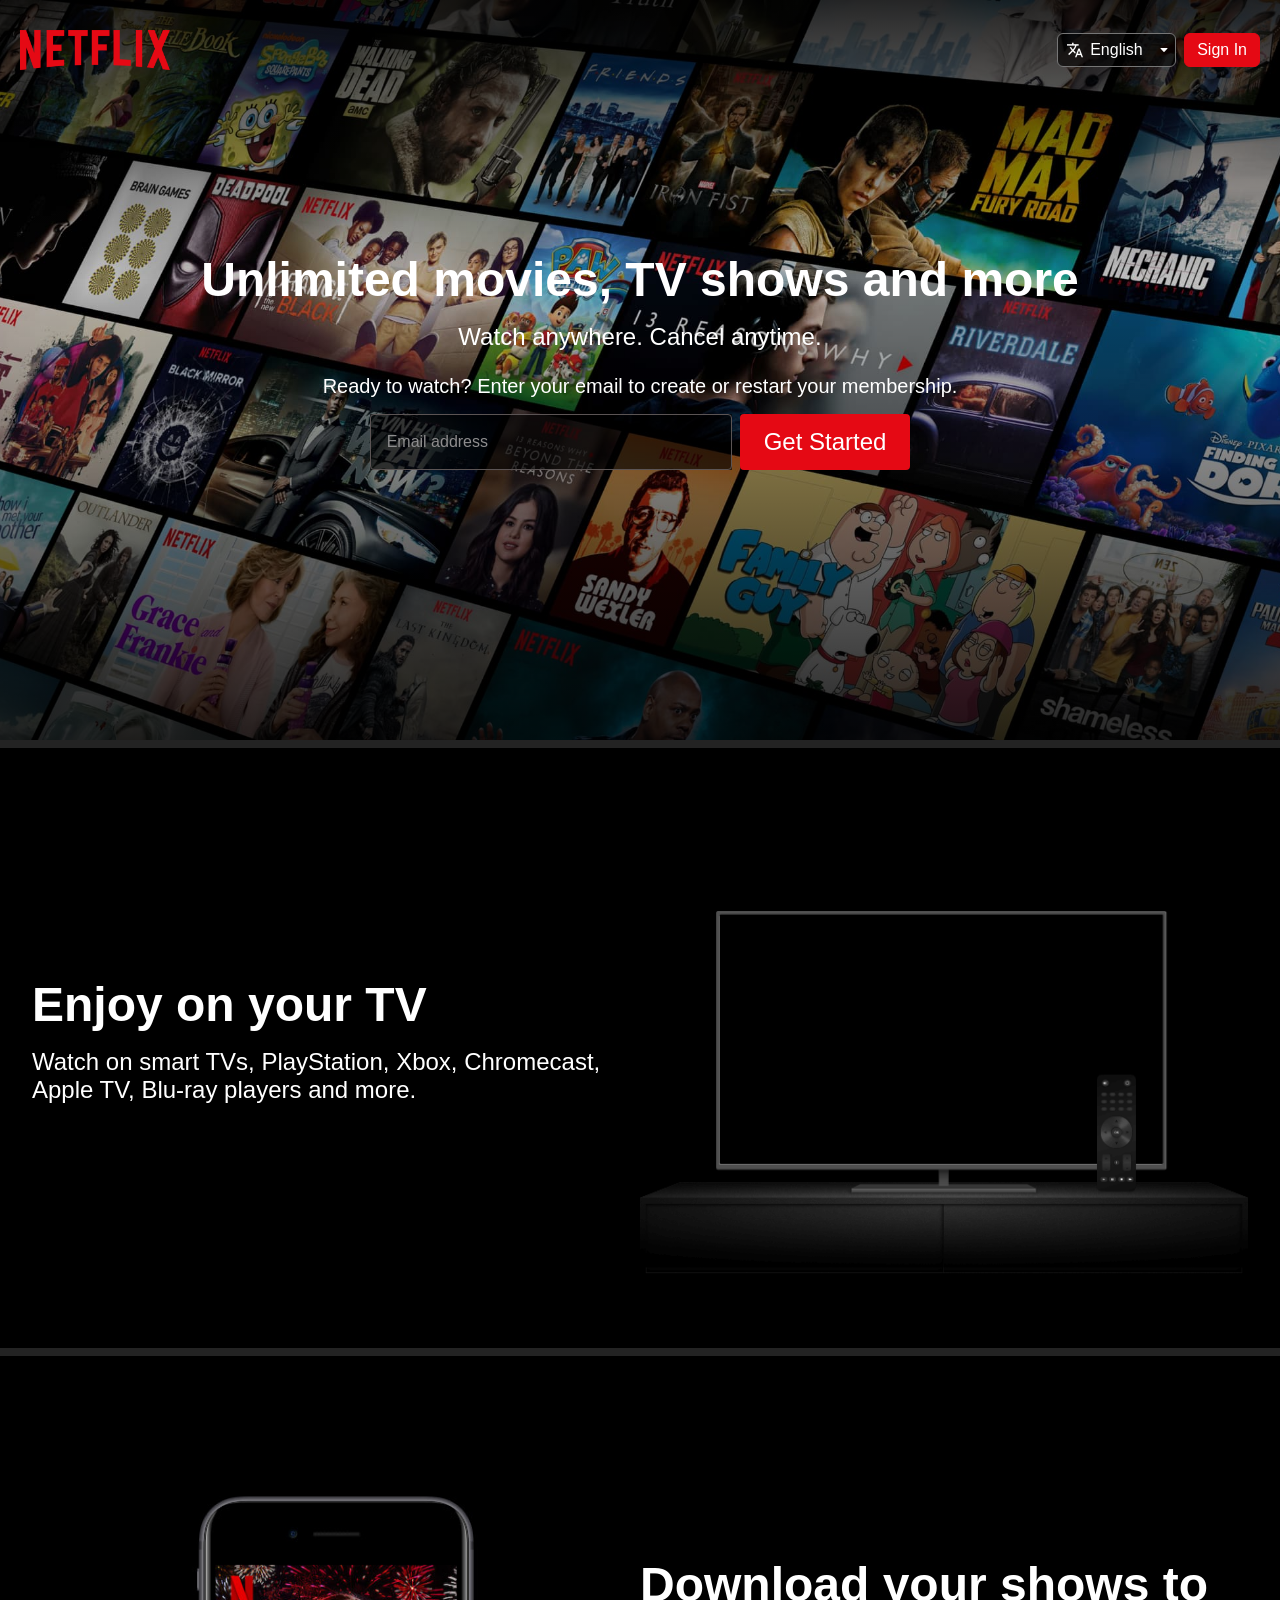
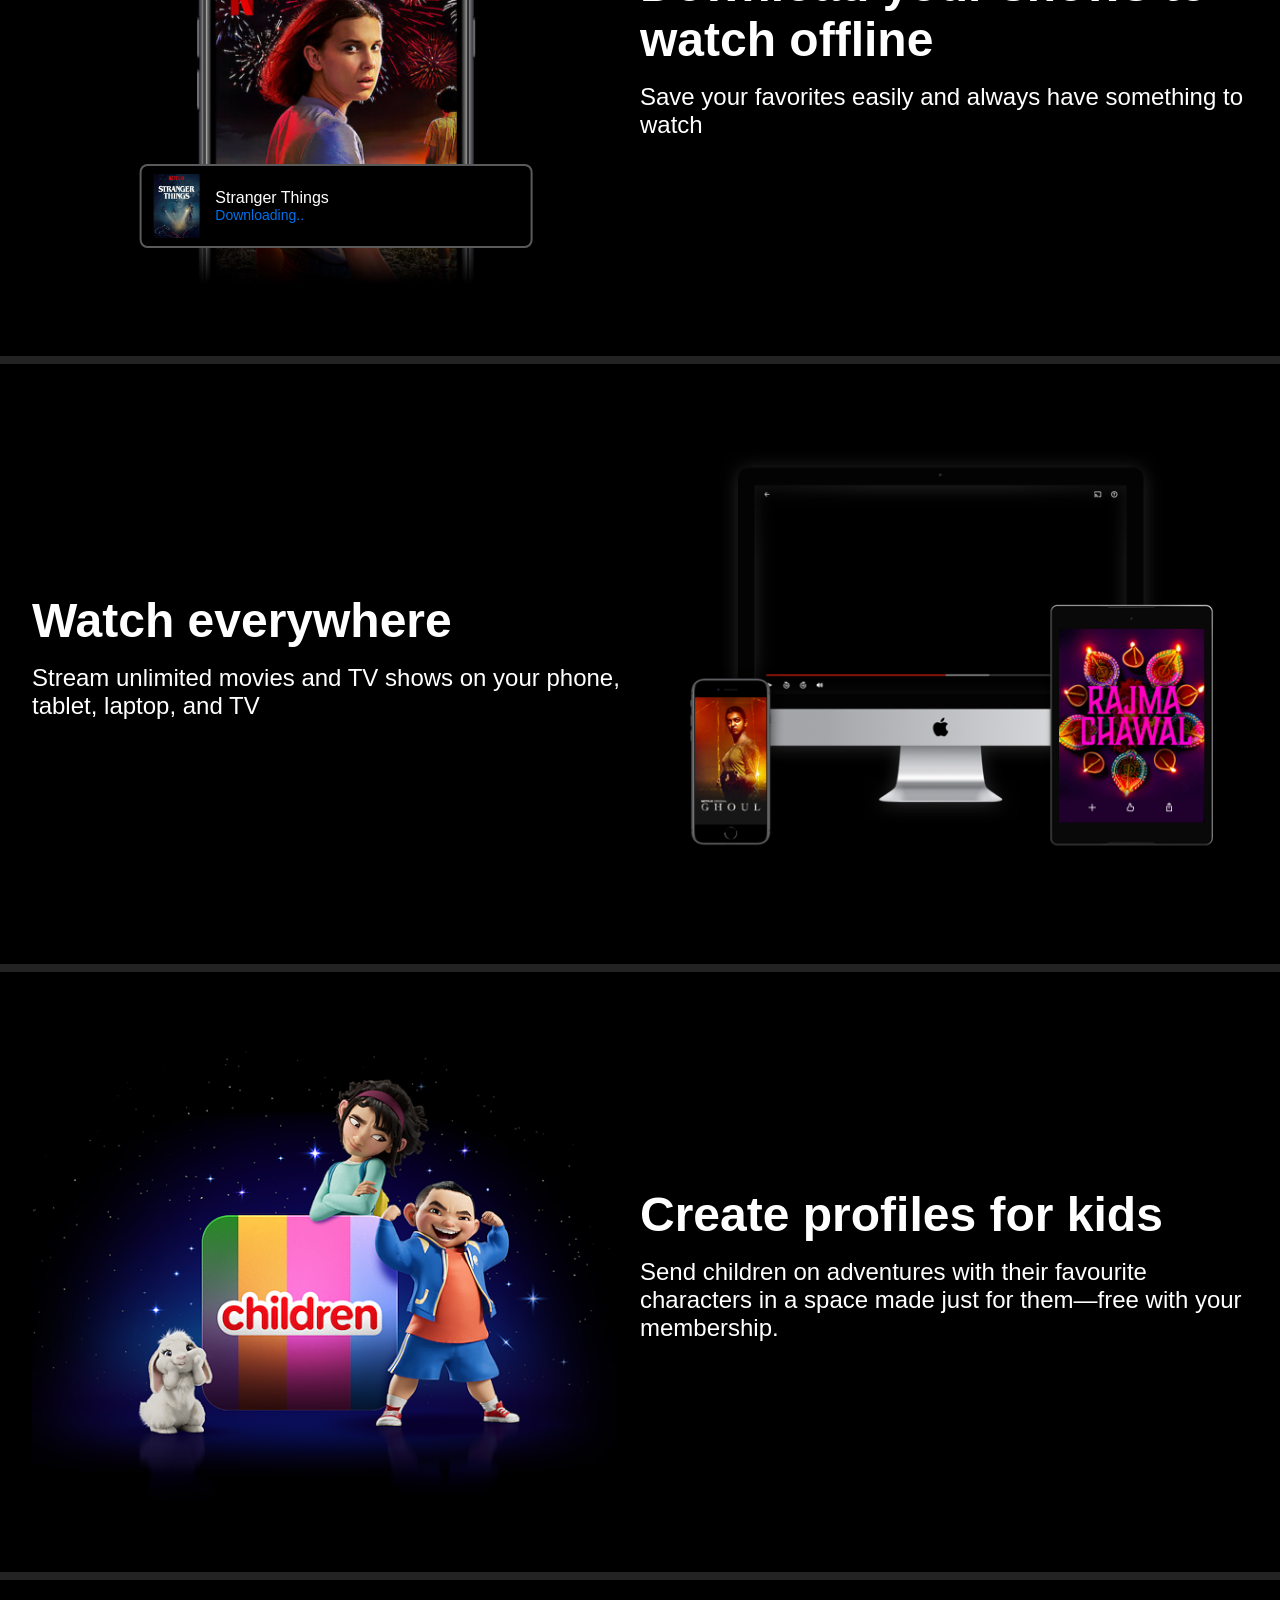
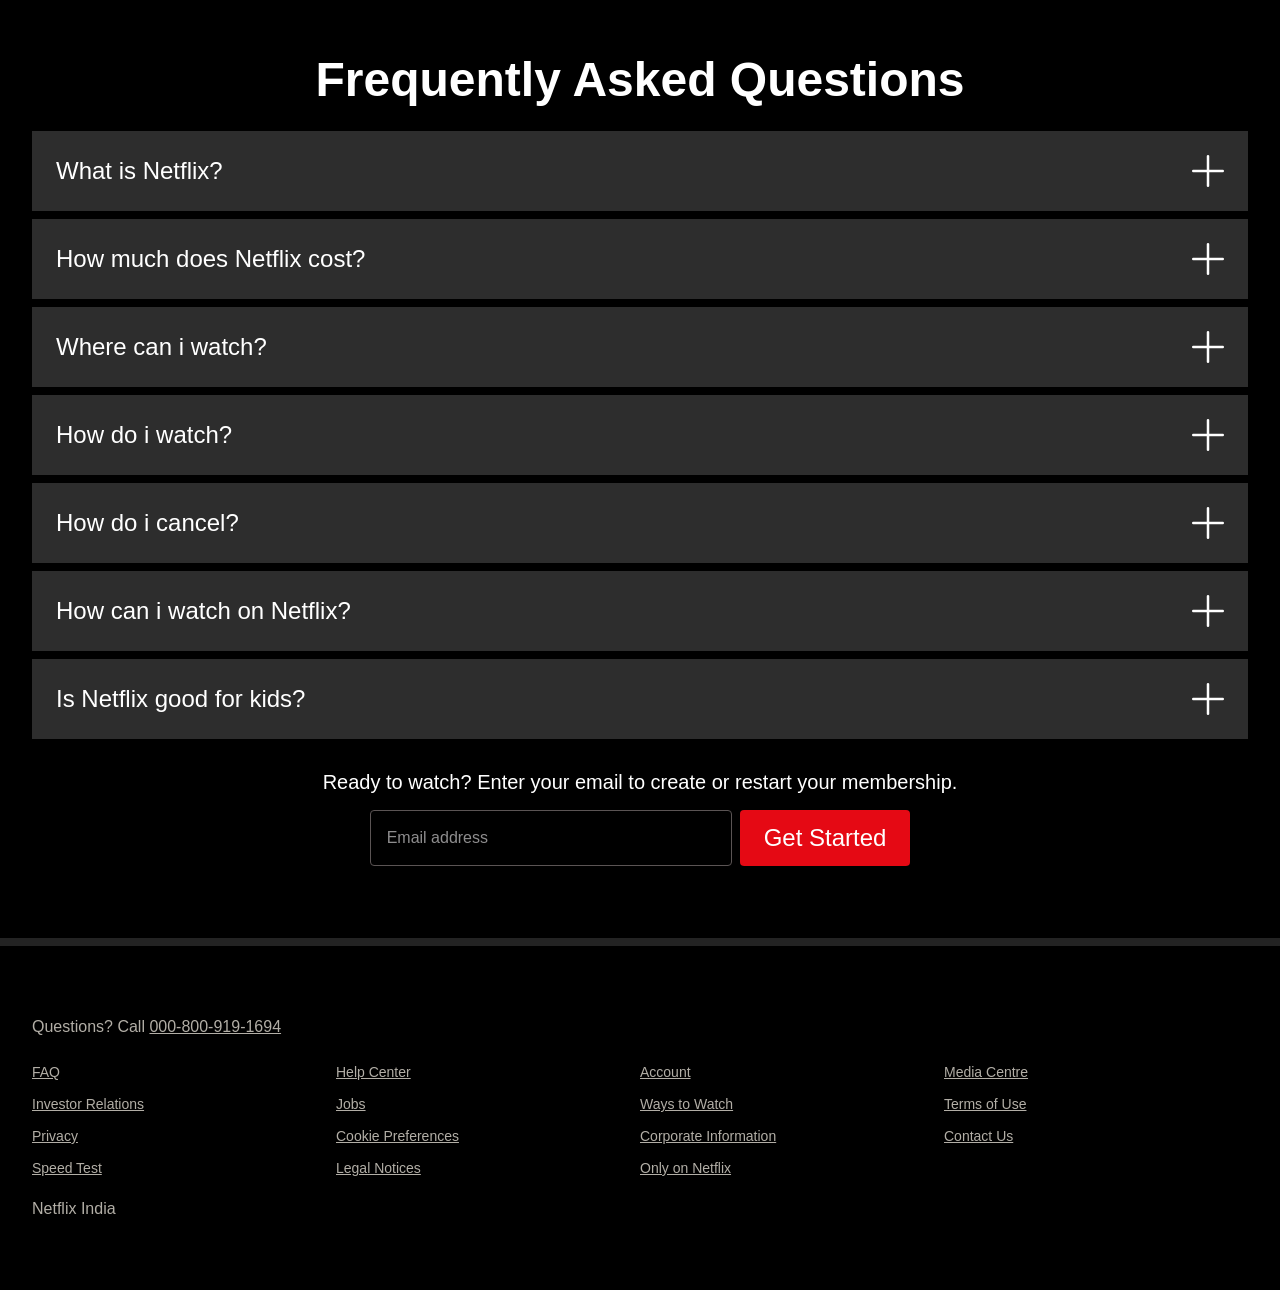
<file: index.html>
<!DOCTYPE html>
<html lang="en">

<head>
  <meta charset="UTF-8">
  <meta name="viewport" content="width=device-width, initial-scale=1.0">
  <title>Netflix India - Watch TV Shows Online, Watch Movies Online</title>
  <link rel="stylesheet" href="css/style.css">
</head>

<body>
  <div id="home">
    <header>
      <div>
        <img src="images/icons/netflix.png">
      </div>
      <form>
        <div>
          <select name="language">
            <option value="english">English</option>
            <option value="hindi">हिंदी</option>
          </select>
        </div>
        <div>
          <button>Sign In</button>
        </div>
      </form>
    </header>
    <section>
      <p>Unlimited movies, TV shows and more</p>
      <p>Watch anywhere. Cancel anytime.</p>
      <form action="#">
        <p>Ready to watch? Enter your email to create or restart your membership.</p>
        <div>
          <div>
            <div>Email address</div>
            <input type="email">
          </div>
          <div>
            <input type="submit" value="Get Started">
          </div>
        </div>
      </form>
    </section>
  </div>
  <div id="TV">
    <div>
      <main>
        <h2>Enjoy on your TV</h2>
        <p>Watch on smart TVs, PlayStation, Xbox, Chromecast, Apple TV, Blu-ray players and more.</p>
      </main>
      <div>
        <video autoplay muted loop>
          <source src="videos/video-tv-in-0819.m4v" type="video/mp4">
        </video>
        <img src="images/background/tv.png" alt="">
      </div>
    </div>
  </div>
  <div id="mobile">
    <div>
      <div>
        <img src="images/background/mobile-0819.jpg" alt="">
        <div>
          <img src="images/background/boxshot.png" alt="">
          <div>
            <h2>Stranger Things</h2>
            <p>Downloading..</p>
          </div>
        </div>
      </div>
      <main>
        <h2>Download your shows to watch offline</h2>
        <p>Save your favorites easily and always have something to watch</p>
      </main>
    </div>
  </div>
  <div id="watch">
    <div>
      <main>
        <h2>Watch everywhere</h2>
        <p>Stream unlimited movies and TV shows on your phone, tablet, laptop, and TV</p>
      </main>
      <div>
        <video autoplay muted loop>
          <source src="videos/video-devices-in.m4v" type="video/mp4">
        </video>
        <img src="images/background/device-pile-in.png" alt="">
      </div>
    </div>
  </div>
  <div id="kids">
    <div>
      <div>
        <img src="images/background/children.png">
      </div>
      <main>
        <h2>Create profiles for kids</h2>
        <p>Send children on adventures with their favourite characters in a space made just for them—free with your
          membership.</p>
      </main>
    </div>
  </div>
  <div id="FAQ">
    <div>
      <h1>Frequently Asked Questions</h1>
      <ul>
        <li>
          <div>
            <h2>What is Netflix?</h2>
            <img src="images/icons/plus.png" alt="">
          </div>
          <div class="hidden">
            <p>Netflix is a streaming service that offers a wide variety of award-winning TV shows, movies, anime,
              documentaries and more - on thousands of internet-connected devices.</p>
            <p>You can watch as much as you want, whenever you want, without a single ad - all for one low monthly
              price. There's always something new to discover, and new TV shows and movies are added every week!</p>
          </div>
        </li>
        <li>
          <div>
            <h2>How much does Netflix cost?</h2>
            <img src="images/icons/plus.png" alt="">
          </div>
          <div class="hidden">
            <p>Watch Netflix on your smartphone, tablet, Smart TV, laptop, or streaming device, all for one fixed
              monthly fee. Plans range from ₹149 to ₹649 a month. No extra costs, no contracts.</p>
          </div>
        </li>
        <li>
          <div>
            <h2>Where can i watch?</h2>
            <img src="images/icons/plus.png" alt="">
          </div>
          <div class="hidden">
            <p>Watch anywhere, anytime. Sign in with your Netflix account to watch instantly on the web at netflix.com
              from your personal computer or on any internet-connected device that offers the Netflix app, including
              smart TVs, smartphones, tablets, streaming media players and game consoles.</p>
            <p>You can also download your favourite shows with the iOS or Android app. Use downloads to watch while
              you're on the go and without an internet connection. Take Netflix with you anywhere.</p>
          </div>
        </li>
        <li>
          <div>
            <h2>How do i watch?</h2>
            <img src="images/icons/plus.png" alt="">
          </div>
          <div class="hidden">
            <p>Netflix is flexible. There are no annoying contracts and no commitments. You can easily cancel your
              account online in two clicks. There are no cancellation fees – start or stop your account anytime.</p>
          </div>
        </li>
        <li>
          <div>
            <h2>How do i cancel?</h2>
            <img src="images/icons/plus.png" alt="">
          </div>
          <div class="hidden">
            <p>Netflix has an extensive library of feature films, documentaries, TV shows, anime, award-winning Netflix
              originals, and more. Watch as much as you want, anytime you want.</p>
          </div>
        </li>
        <li>
          <div>
            <h2>How can i watch on Netflix?</h2>
            <img src="images/icons/plus.png" alt="">
          </div>
          <div class="hidden">
            <p>Netflix has an extensive library of feature films, documentaries, TV shows, anime, award-winning Netflix
              originals, and more. Watch as much as you want, anytime you want.</p>
          </div>
        </li>
        <li>
          <div>
            <h2>Is Netflix good for kids?</h2>
            <img src="images/icons/plus.png" alt="">
          </div>
          <div class="hidden">
            <p>The Netflix Kids experience is included in your membership to give parents control while kids enjoy
              family-friendly TV shows and films in their own space.</p>
            <p>Kids profiles come with PIN-protected parental controls that let you restrict the maturity rating of
              content kids can watch and block specific titles you don’t want kids to see.</p>
            <p></p>
          </div>
        </li>
      </ul>
      <form action="">
        <div>
          <h2>Ready to watch? Enter your email to create or restart your membership.</h2>
          <div>
            <div>
              <div>Email address</div>
              <input type="email">
            </div>
            <div>
              <input type="submit" value="Get Started">
            </div>
          </div>
        </div>
      </form>
    </div>
  </div>
  <div id="end-page">
    <div>
      <p>Questions? Call <a href="#">000-800-919-1694</a></p>
      <div>
        <a href="#">FAQ</a>
        <a href="#">Help Center</a>
        <a href="#">Account</a>
        <a href="#">Media Centre</a>
        <a href="#">Investor Relations</a>
        <a href="#">Jobs</a>
        <a href="#">Ways to Watch</a>
        <a href="#">Terms of Use</a>
        <a href="#">Privacy</a>
        <a href="#">Cookie Preferences</a>
        <a href="#">Corporate Information</a>
        <a href="#">Contact Us</a>
        <a href="#">Speed Test</a>
        <a href="#">Legal Notices</a>
        <a href="#">Only on Netflix</a>
      </div>
      <p>Netflix India</p>
    </div>
  </div>
  <script src="javascript/script.js"></script>
</body>

</html>
</file>
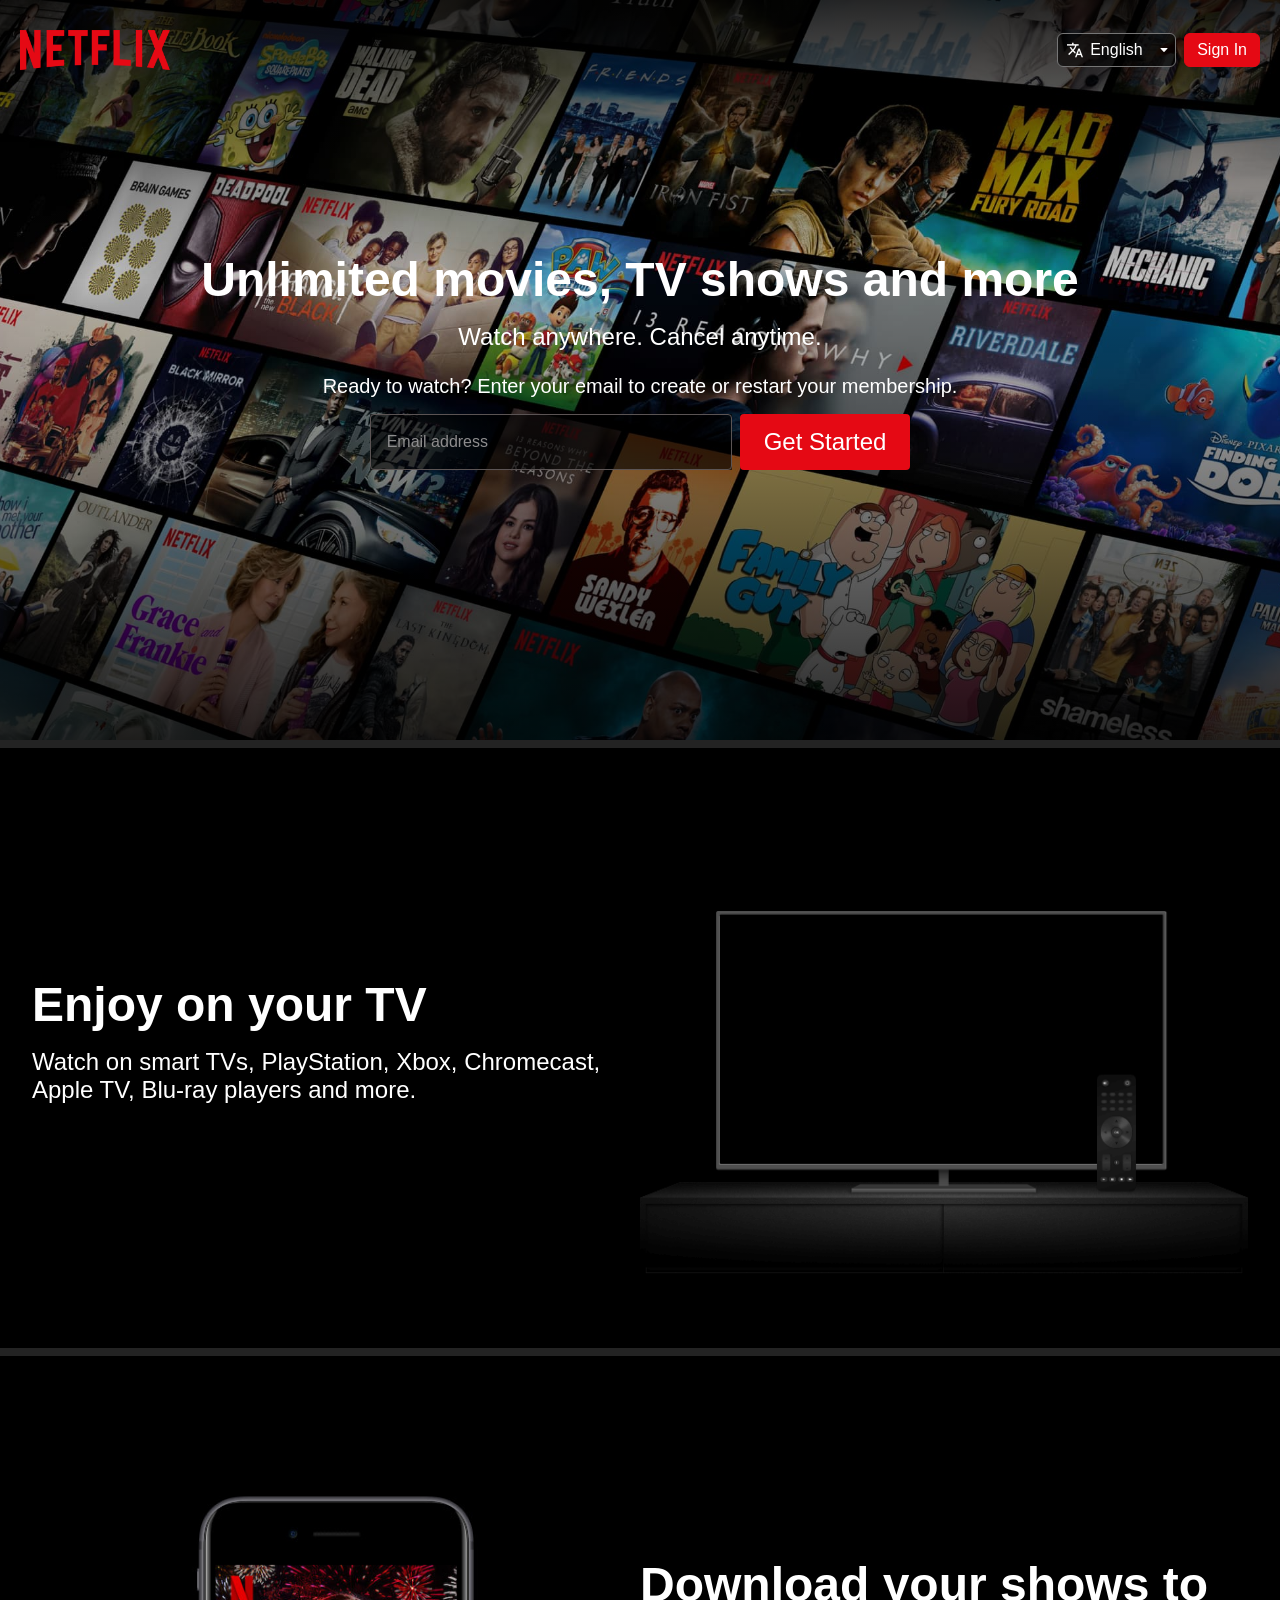
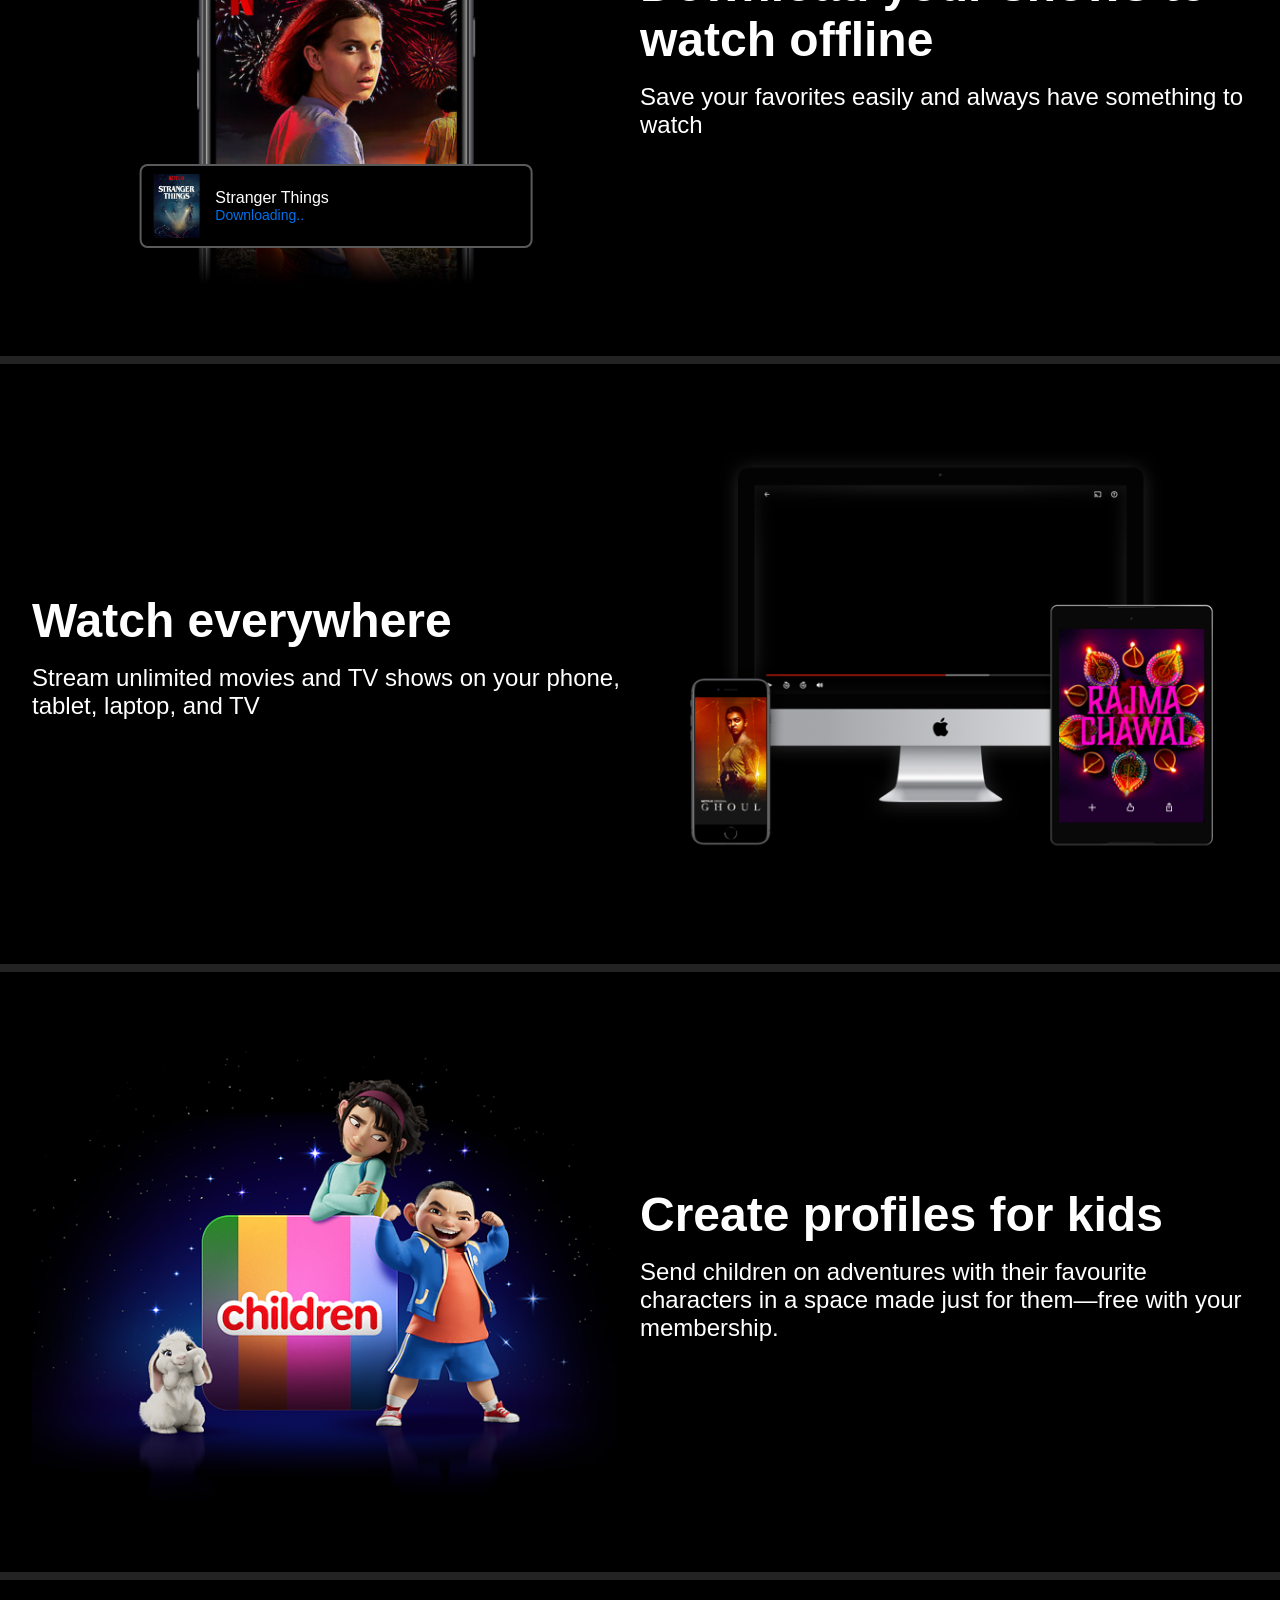
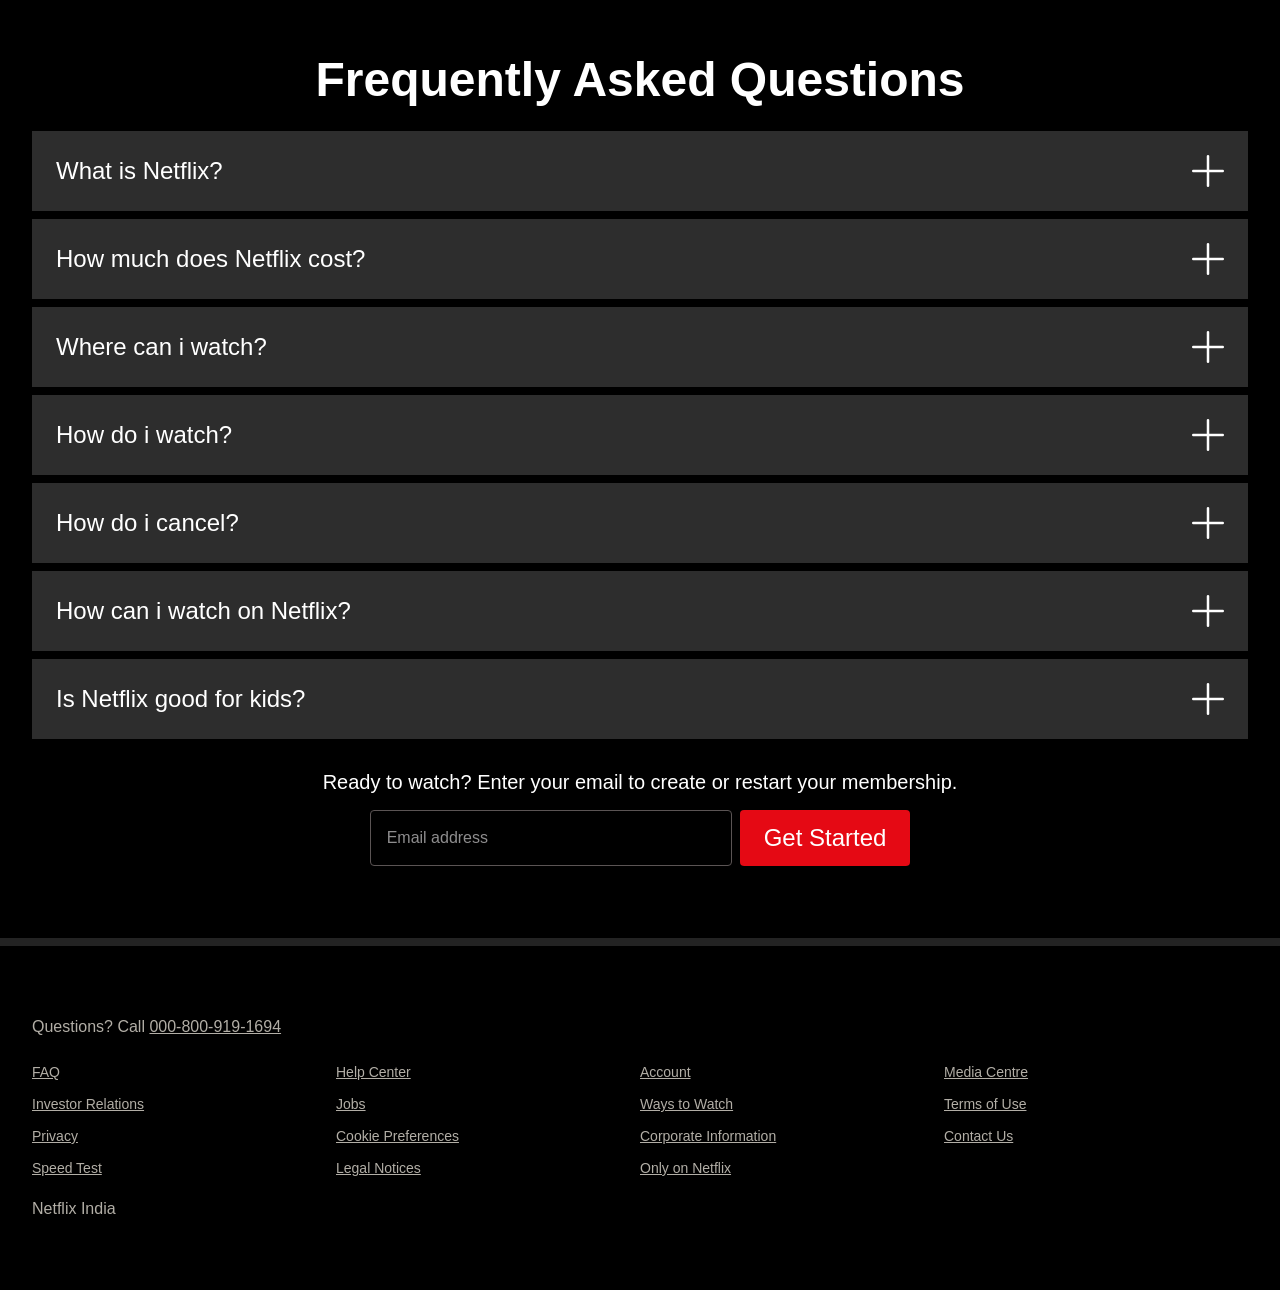
<file: html/index.html>
<!DOCTYPE html>
<html lang="en">

<head>
  <meta charset="UTF-8">
  <meta name="viewport" content="width=device-width, initial-scale=1.0">
  <title>Netflix India - Watch TV Shows Online, Watch Movies Online</title>
  <link rel="stylesheet" href="/css/style.css">
</head>

<body>
  <div id="home">
    <header>
      <div>
        <img src="/images/icons/netflix.png">
      </div>
      <form>
        <div>
          <select name="language">
            <option value="english">English</option>
            <option value="hindi">हिंदी</option>
          </select>
        </div>
        <div>
          <button>Sign In</button>
        </div>
      </form>
    </header>
    <section>
      <p>Unlimited movies, TV shows and more</p>
      <p>Watch anywhere. Cancel anytime.</p>
      <form action="#">
        <p>Ready to watch? Enter your email to create or restart your membership.</p>
        <div>
          <div>
            <div>Email address</div>
            <input type="email">
          </div>
          <div>
            <input type="submit" value="Get Started">
          </div>
        </div>
      </form>
    </section>
  </div>
  <div id="TV">
    <div>
      <main>
        <h2>Enjoy on your TV</h2>
        <p>Watch on smart TVs, PlayStation, Xbox, Chromecast, Apple TV, Blu-ray players and more.</p>
      </main>
      <div>
        <video autoplay muted loop>
          <source src="/videos/video-tv-in-0819.m4v" type="video/mp4">
        </video>
        <img src="/images/background/tv.png" alt="">
      </div>
    </div>
  </div>
  <div id="mobile">
    <div>
      <div>
        <img src="/images/background/mobile-0819.jpg" alt="">
        <div>
          <img src="/images/background/boxshot.png" alt="">
          <div>
            <h2>Stranger Things</h2>
            <p>Downloading..</p>
          </div>
        </div>
      </div>
      <main>
        <h2>Download your shows to watch offline</h2>
        <p>Save your favorites easily and always have something to watch</p>
      </main>
    </div>
  </div>
  <div id="watch">
    <div>
      <main>
        <h2>Watch everywhere</h2>
        <p>Stream unlimited movies and TV shows on your phone, tablet, laptop, and TV</p>
      </main>
      <div>
        <video autoplay muted loop>
          <source src="/videos/video-devices-in.m4v" type="video/mp4">
        </video>
        <img src="/images/background/device-pile-in.png" alt="">
      </div>
    </div>
  </div>
  <div id="kids">
    <div>
      <div>
        <img src="/images/background/children.png">
      </div>
      <main>
        <h2>Create profiles for kids</h2>
        <p>Send children on adventures with their favourite characters in a space made just for them—free with your
          membership.</p>
      </main>
    </div>
  </div>
  <div id="FAQ">
    <div>
      <h1>Frequently Asked Questions</h1>
      <ul>
        <li>
          <div>
            <h2>What is Netflix?</h2>
            <img src="/images/icons/plus.png" alt="">
          </div>
          <div class="hidden">
            <p>Netflix is a streaming service that offers a wide variety of award-winning TV shows, movies, anime,
              documentaries and more - on thousands of internet-connected devices.</p>
            <p>You can watch as much as you want, whenever you want, without a single ad - all for one low monthly
              price. There's always something new to discover, and new TV shows and movies are added every week!</p>
          </div>
        </li>
        <li>
          <div>
            <h2>How much does Netflix cost?</h2>
            <img src="/images/icons/plus.png" alt="">
          </div>
          <div class="hidden">
            <p>Watch Netflix on your smartphone, tablet, Smart TV, laptop, or streaming device, all for one fixed
              monthly fee. Plans range from ₹149 to ₹649 a month. No extra costs, no contracts.</p>
          </div>
        </li>
        <li>
          <div>
            <h2>Where can i watch?</h2>
            <img src="/images/icons/plus.png" alt="">
          </div>
          <div class="hidden">
            <p>Watch anywhere, anytime. Sign in with your Netflix account to watch instantly on the web at netflix.com
              from your personal computer or on any internet-connected device that offers the Netflix app, including
              smart TVs, smartphones, tablets, streaming media players and game consoles.</p>
            <p>You can also download your favourite shows with the iOS or Android app. Use downloads to watch while
              you're on the go and without an internet connection. Take Netflix with you anywhere.</p>
          </div>
        </li>
        <li>
          <div>
            <h2>How do i watch?</h2>
            <img src="/images/icons/plus.png" alt="">
          </div>
          <div class="hidden">
            <p>Netflix is flexible. There are no annoying contracts and no commitments. You can easily cancel your
              account online in two clicks. There are no cancellation fees – start or stop your account anytime.</p>
          </div>
        </li>
        <li>
          <div>
            <h2>How do i cancel?</h2>
            <img src="/images/icons/plus.png" alt="">
          </div>
          <div class="hidden">
            <p>Netflix has an extensive library of feature films, documentaries, TV shows, anime, award-winning Netflix
              originals, and more. Watch as much as you want, anytime you want.</p>
          </div>
        </li>
        <li>
          <div>
            <h2>How can i watch on Netflix?</h2>
            <img src="/images/icons/plus.png" alt="">
          </div>
          <div class="hidden">
            <p>Netflix has an extensive library of feature films, documentaries, TV shows, anime, award-winning Netflix
              originals, and more. Watch as much as you want, anytime you want.</p>
          </div>
        </li>
        <li>
          <div>
            <h2>Is Netflix good for kids?</h2>
            <img src="/images/icons/plus.png" alt="">
          </div>
          <div class="hidden">
            <p>The Netflix Kids experience is included in your membership to give parents control while kids enjoy
              family-friendly TV shows and films in their own space.</p>
            <p>Kids profiles come with PIN-protected parental controls that let you restrict the maturity rating of
              content kids can watch and block specific titles you don’t want kids to see.</p>
            <p></p>
          </div>
        </li>
      </ul>
      <form action="">
        <div>
          <h2>Ready to watch? Enter your email to create or restart your membership.</h2>
          <div>
            <div>
              <div>Email address</div>
              <input type="email">
            </div>
            <div>
              <input type="submit" value="Get Started">
            </div>
          </div>
        </div>
      </form>
    </div>
  </div>
  <div id="end-page">
    <div>
      <p>Questions? Call <a href="#">000-800-919-1694</a></p>
      <div>
        <a href="#">FAQ</a>
        <a href="#">Help Center</a>
        <a href="#">Account</a>
        <a href="#">Media Centre</a>
        <a href="#">Investor Relations</a>
        <a href="#">Jobs</a>
        <a href="#">Ways to Watch</a>
        <a href="#">Terms of Use</a>
        <a href="#">Privacy</a>
        <a href="#">Cookie Preferences</a>
        <a href="#">Corporate Information</a>
        <a href="#">Contact Us</a>
        <a href="#">Speed Test</a>
        <a href="#">Legal Notices</a>
        <a href="#">Only on Netflix</a>
      </div>
      <p>Netflix India</p>
    </div>
  </div>
  <script src="/javascript/script.js"></script>
</body>

</html>
</file>
<file: css/style.css>
* {
  margin: 0;
}

body {
  margin: 0;
  font-family: sans-serif;
}

/* home section */
#home::before {
  content: "";
  width: 100%;
  height: 100%;
  position: absolute;
  left: 0;
  top: 0;
  z-index: -1;
  background-image: linear-gradient(
    to top,
    rgba(0, 0, 0, 0.8) 0%,
    transparent 62%,
    rgba(0, 0, 0, 0.8) 100%
  );
}

#home::after {
  content: "";
  width: 100%;
  height: 100%;
  position: absolute;
  left: 0;
  top: 0;
  background-image: url(../images/background/home-background.jpg);
  background-size: cover;
  background-position: center;
  z-index: -2;
}

#home {
  position: relative;
}

/* header of home */
#home > header {
  display: flex;
  justify-content: space-between;
  padding: 20px;
  align-items: center;
  width: 75vw;
  margin: 0 auto;
}

#home > header > form {
  display: inline-flex;
}

#home > header > form > div {
  position: relative;
}

#home > header > form > div:nth-child(1)::before {
  content: "";
  background-image: url(../images/icons/translate.png);
  background-size: contain;
  width: 16px;
  display: block;
  position: absolute;
  top: 50%;
  left: 10px;
  transform: translateY(-50%);
  background-repeat: no-repeat;
  height: 16px;
  filter: invert(100%);
}

#home > header > form > div:nth-child(1)::after {
  content: "";
  display: block;
  height: 8px;
  width: 8px;
  filter: invert(100%);
  background-size: contain;
  position: absolute;
  right: 12px;
  top: 50%;
  transform: translateY(-50%);
  background-image: url(../images/icons/down.png);
}

#home > header > form > div:nth-child(1) > select {
  color: white;
  background-color: rgba(0, 0, 0, 0.63);
  display: block;
  font-family: sans-serif;
  font-size: 16px;
  line-height: 24px;
  border-radius: 6px;
  appearance: none;
  padding: 4px 32px;
  height: 100%;
  margin-right: 4px;
}

#home > header > form > div:nth-child(2) > button {
  color: white;
  background-color: rgb(229, 9, 20);
  display: block;
  padding: 4px 12px;
  font-family: sans-serif;
  font-size: 16px;
  line-height: 24px;
  border: 1px solid rgb(229, 9, 20);
  border-radius: 6px;
  margin-left: 4px;
}

#home > header > form > div:nth-child(2) > button:hover {
  cursor: pointer;
  background-color: rgb(193, 17, 25);
  border-color: rgb(193, 17, 25);
}

#home > header > div > img {
  height: 60px;
  width: 150px;
  vertical-align: top;
  object-fit: cover;
  object-position: center;
}

/* section of home */

#home > section {
  margin: 0 24px;
  padding-top: 152px;
  padding-bottom: 270px;
}

#home > section > p {
  margin: 0;
  text-align: center;
  color: white;
}

#home > section > p:nth-child(1) {
  font-weight: 900;
  font-size: 3rem;
}

#home > section > p:nth-child(2) {
  font-size: 1.5rem;
  margin-top: 16px;
  font-weight: 400;
}

#home > section > form {
  margin-top: 24px;
  padding: 0 24px;
}

#home > section > form > p {
  text-align: center;
  color: white;
  font-size: 1.25rem;
  font-weight: 400;
}

#home > section > form > div {
  display: flex;
  justify-content: center;
  margin-top: 16px;
}

#home > section > form > div > div,
#FAQ > div > form > div > div > div {
  margin: 0 4px;
  background-color: #000000a1;
  position: relative;
}

#home > section > form > div > div:nth-child(1) > div,
#FAQ > div > form > div > div > div:nth-child(1) > div {
  color: #8e8d8e;
  display: flex;
  align-items: center;
  transition: all 250ms;
  height: 100%;
  width: 100%;
  box-sizing: border-box;
  font-size: 1rem;
  padding: 16px;
  border: 1px solid transparent;
  position: absolute;
}

/* #FAQ>div>form>div>div>input */

#home > section > form > div > div > input,
#FAQ > div > form > div > div > div > input {
  box-sizing: border-box;
  display: block;
  border: none;
  border-radius: 4px;
  font-family: sans-serif;
  height: 56px;
}

#home > section > form > div > div:nth-child(1) > input[type="email"],
#FAQ > div > form > div > div > div:nth-child(1) > input[type="email"] {
  font-size: 1rem;
  position: relative;
  background-color: transparent;
  color: white;
  border: 1px solid #5b5454;
  width: 362px;
  padding: 8px 16px;
  padding-top: 24px;
}

#home > section > form > div > div:nth-child(1) > input[type="email"]:focus,
#FAQ > div > form > div > div > div:nth-child(1) > input[type="email"]:focus {
  outline: none;
}

#home > section > form > div > div:nth-child(2) > input[type="submit"],
#FAQ > div > form > div > div > div:nth-child(2) > input[type="submit"] {
  background-color: rgb(229, 9, 20);
  font-size: 1.5rem;
  padding: 12px 24px;
  color: white;
}

#home > section > form > div > div:nth-child(2) > input[type="submit"]:hover,
#FAQ > div > form > div > div > div:nth-child(2) > input[type="submit"]:hover {
  cursor: pointer;
  background-color: rgb(193, 17, 25);
}

#TV,
#mobile,
#watch,
#kids,
#FAQ,
#end-page {
  border-top: 8px solid #232323;
  padding: 72px 0;
  background-color: black;
}

#TV > div,
#mobile > div,
#watch > div,
#kids > div {
  display: flex;
  justify-content: center;
  align-items: center;
  margin: 0 auto;
  max-width: 1432px;
  width: 80%;
}

#TV > div > main,
#mobile > div > main,
#watch > div > main,
#kids > div > main {
  color: white;
  width: 100%;
}

#TV > div > main > h2,
#mobile > div > main > h2,
#watch > div > main > h2,
#kids > div > main > h2 {
  font-size: 3rem;
  margin: 0;
  font-weight: 900;
}

#TV > div > main > p,
#mobile > div > main > p,
#watch > div > main > p,
#kids > div > main > p {
  font-size: 1.5rem;
  margin: 0;
  margin: 16px 0;
  font-weight: 400;
}

#TV > div > div,
#mobile > div > div,
#watch > div > div,
#kids > div > div {
  position: relative;
  width: 100%;
}

#TV > div > div > img,
#mobile > div > div > img,
#watch > div > div > img,
#kids > div > div > img {
  position: relative;
  vertical-align: top;
  width: 100%;
}

#TV > div > div > img {
  z-index: 2;
}

#mobile > div > div > img {
  z-index: 0;
}

#TV > div > div > video {
  position: absolute;
  display: block;
  z-index: 1;
  top: 20.7%;
  left: 13.2%;
  width: 72.8%;
}

#mobile > div > div > div {
  display: flex;
  color: white;
  background-color: black;
  width: 50%;
  padding: 8px 12px;
  border: 2px solid rgba(128, 128, 128, 0.7);
  border-radius: 8px;
  position: absolute;
  left: 50%;
  bottom: 8%;
  transform: translateX(-50%);
}

#mobile > div > div > div > img {
  margin-right: 16px;
  height: 4rem;
}

#mobile > div > div > div > div {
  display: flex;
  text-align: left;
  flex-direction: column;
  justify-content: center;
}

#mobile > div > div > div > div > h2 {
  font-size: 1rem;
  font-weight: 500;
}

#mobile > div > div > div > div > p {
  font-size: 0.875rem;
  font-weight: 400;
  color: #0071eb;
}

#watch > div > div > video {
  position: absolute;
  top: 12%;
  left: 18.5%;
  width: 62%;
}

#FAQ > div,
#end-page > div {
  display: flex;
  color: white;
  flex-direction: column;
  width: 80%;
  max-width: 1432px;
  margin: auto;
}

#FAQ > div > h1 {
  font-size: 3rem;
  font-weight: 900;
  text-align: center;
}

#FAQ > div > ul {
  list-style: none;
  margin: 0;
  margin-top: 24px;
  padding: 0;
  display: flex;
  flex-direction: column;
}

#FAQ > div > ul > li {
  display: flex;
  flex-direction: column;
  overflow: hidden;
  transition: height 200ms ease;
  margin-bottom: 8px;
}

#FAQ > div > ul > li > div:nth-child(1) {
  color: white;
  display: flex;
  align-items: center;
  background-color: rgb(45, 45, 45);
  justify-content: space-between;
  padding: 24px;
}

#FAQ > div > ul > li > div:nth-child(1):hover {
  cursor: pointer;
  background-color: rgb(65, 65, 65);
}

#FAQ > div > ul > li > div:nth-child(2) {
  background-color: rgb(45, 45, 45);
  font-size: 1.5rem;
  font-weight: 400;
  margin-top: 2px;
  padding: 24px;
}

#FAQ > div > ul > li:nth-child(1) > div:nth-child(2) > p:nth-child(1),
#FAQ > div > ul > li:nth-child(3) > div:nth-child(2) > p:nth-child(1),
#FAQ > div > ul > li:nth-child(7) > div:nth-child(2) > p:nth-child(1) {
  margin-bottom: 16px;
}

#FAQ > div > ul > li > div:nth-child(1) > h2 {
  text-align: left;
  font-size: 1.5rem;
  font-weight: 400;
}

#FAQ > div > ul > li > div:nth-child(1) > img {
  width: 32px;
  vertical-align: top;
  transform: rotate(0deg);
  filter: invert(100%);
}

#FAQ > div > form {
  margin-top: 24px;
  padding: 0 24px;
  text-align: center;
}

#FAQ > div > form > div > div {
  display: flex;
  justify-content: center;
  margin-top: 16px;
}

/* #FAQ>div>form>div>div>input {
  box-sizing: border-box;
  border: none;
  border-radius: 8px;
  margin: 0 4px;
  font-family: sans-serif;
  line-height: 20px;
  font-size: 20px;
  padding: 8px 16px;
  vertical-align: top;
  height: 46px;
} */

#FAQ > div > form > div > h2 {
  text-align: center;
  color: white;
  font-size: 1.25rem;
  font-weight: 400;
}

/* #FAQ>div>form>div>div>input[type=email]:nth-child(1) {
  font-size: 14px;
  background-color: #0f0f0f;
  color: white;
  border: 1px solid #5b5454;
  width: 362px;
} */

/* #FAQ>div>form>div>div>input[type=email]:nth-child(1)::placeholder {
  border:1px solid green;
} */

/* #FAQ>div>form>div>div>input[type=submit]:nth-child(2) {
  background-color: rgb(229, 9, 20);
  color: white;
} */

/* #FAQ>div>form>div>div>input[type=submit]:nth-child(2):hover {
  cursor: pointer;
  background-color: rgb(193, 17, 25);
} */

#end-page > div {
  display: flex;
  font-size: 1rem;
  color: #b2aea6;
  flex-direction: column;
}

#end-page > div > div {
  display: grid;
  grid-template-columns: 1fr 1fr 1fr 1fr;
}

#end-page > div > p:nth-child(1) {
  margin-bottom: 12px;
}

#end-page > div > p:nth-child(3) {
  margin-top: 24px;
}

#end-page > div > p:nth-child(1) > a {
  font-size: 1rem;
  color: #b2aea6;
  font-weight: 400;
}

#end-page > div > div > a {
  font-size: 14px;
  padding-top: 16px;
  color: #b2aea6;
}

.hidden {
  display: none;
}

@media only screen and (max-width: 1280px) {
  #home > header {
    width: auto;
  }

  #TV > div,
  #mobile > div,
  #watch > div,
  #kids > div,
  #FAQ > div,
  #end-page > div {
    width: auto;
    margin: 0 32px;
  }

  #mobile > div > div > div {
    width: 60%;
    min-width: 16rem;
  }
}

@media only screen and (max-width: 960px) {
  #home > header > div > img {
    width: 84.375px;
    height: 33.75px;
  }

  #home > section {
    padding-top: 64px;
    padding-bottom: 132px;
  }

  #home > section > p:nth-child(1) {
    font-size: 2rem;
    font-weight: 700;
  }

  #home > section > p:nth-child(2),
  #home > section > form > p,
  #FAQ > div > form > div > h2,
  #FAQ > div > ul > li > div:nth-child(1) > h2,
  #FAQ > div > ul > li > div:nth-child(2) {
    font-size: 1.125rem;
  }

  #TV > div,
  #mobile > div,
  #watch > div,
  #kids > div {
    text-align: center;
  }

  #TV > div,
  #watch > div {
    flex-direction: column;
  }

  #mobile > div,
  #kids > div {
    flex-direction: column-reverse;
  }

  #TV > div > div {
    max-width: 640px;
  }

  #TV > div > main > h2,
  #mobile > div > main > h2,
  #watch > div > main > h2,
  #kids > div > main > h2,
  #FAQ > div > h1 {
    font-size: 2rem;
    font-weight: 700;
  }

  #TV > div > main > p,
  #mobile > div > main > p,
  #watch > div > main > p,
  #kids > div > main > p,
  #FAQ > div > ul > li > h2 {
    font-size: 1.125rem;
    font-weight: 400;
  }

  #end-page > div > div {
    grid-template-columns: 1fr 1fr;
  }
}

@media only screen and (max-width: 600px) {
  #home > section {
    padding-top: 32px;
    padding-bottom: 42px;
  }

  #home > header > form > div:nth-child(1) > select {
    width: 0;
  }

  #home > section > form > div,
  #FAQ > div > form > div > div {
    flex-wrap: wrap;
  }

  #home > section > form > div > div:nth-child(1),
  #FAQ > div > form > div > div > div:nth-child(1) {
    width: 100%;
    margin: 0;
    margin-bottom: 16px;
  }

  #home > section > form > div > div:nth-child(1) > input[type="email"],
  #FAQ > div > form > div > div > div:nth-child(1) > input[type="email"] {
    width: 100%;
  }

  #TV,
  #mobile,
  #watch,
  #kids,
  #FAQ,
  #end-page {
    padding: 56px 0;
  }

  #TV > div,
  #mobile > div,
  #watch > div,
  #kids > div,
  #FAQ > div,
  #end-page > div {
    margin: 0 24px;
    width: auto;
  }
}
</file>
